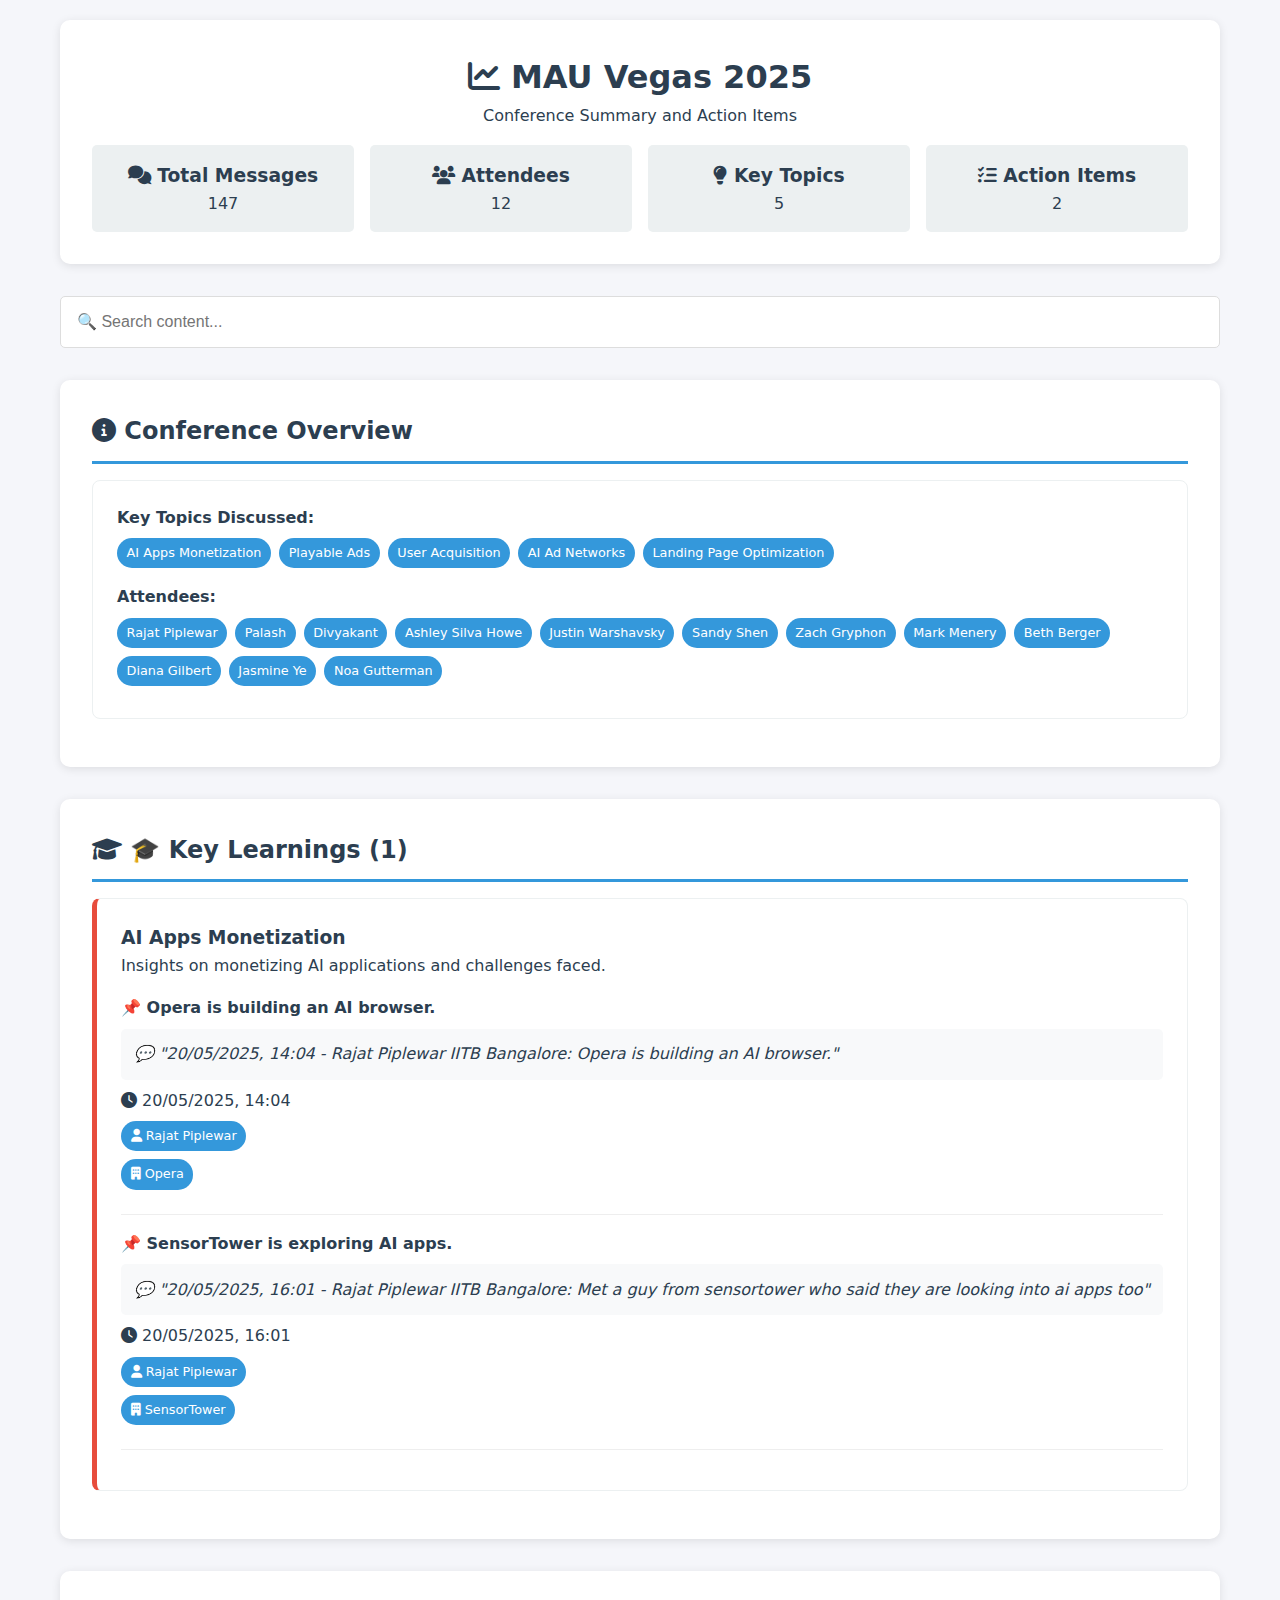
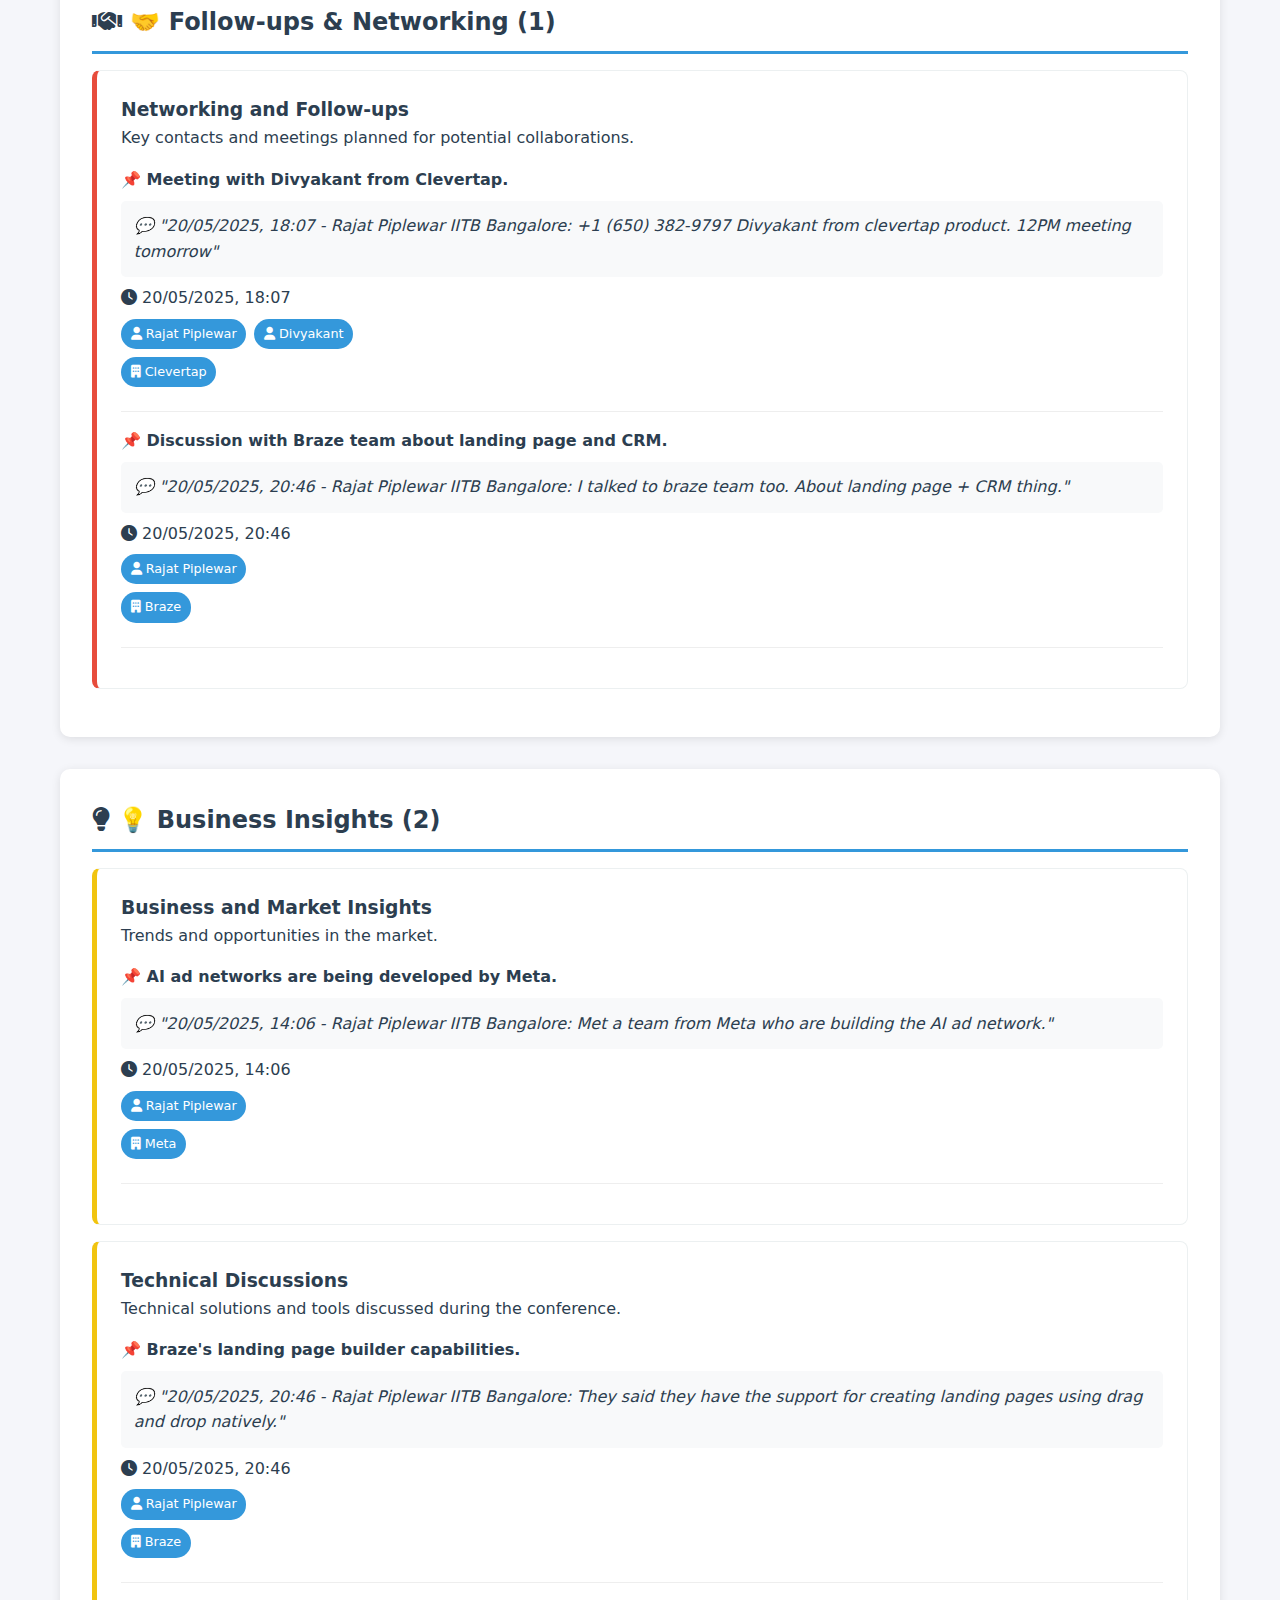
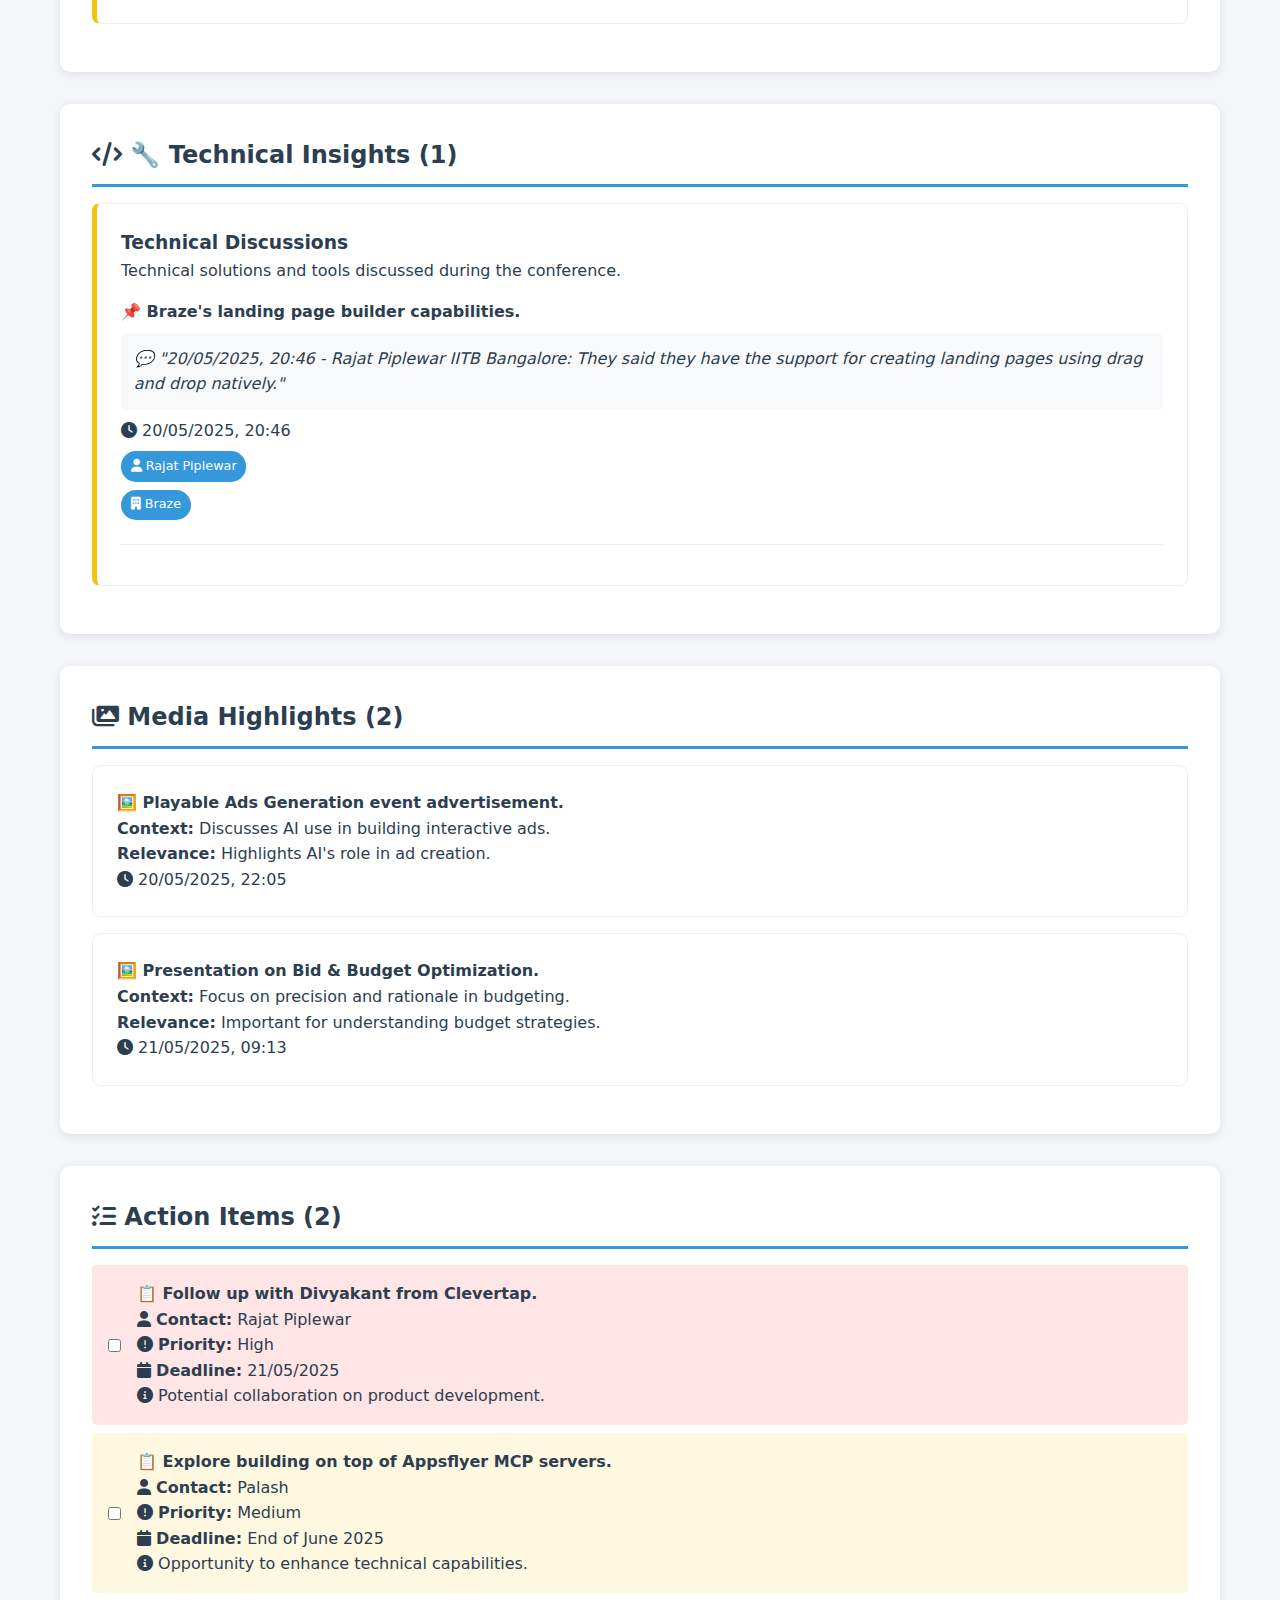
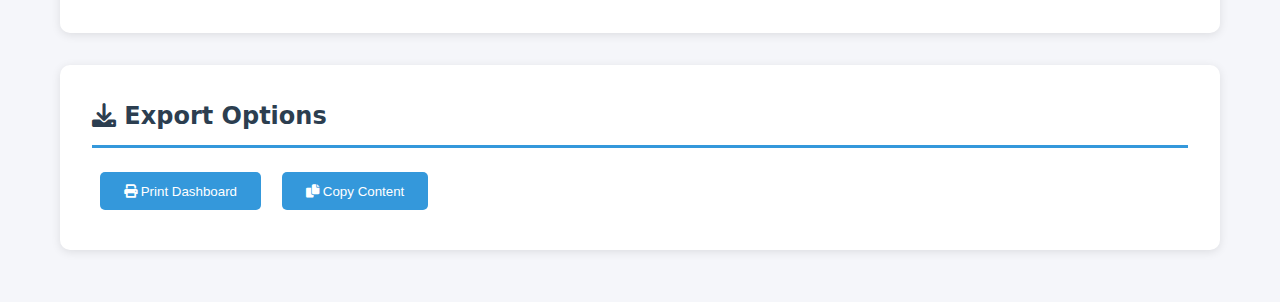
<file: output/dashboard/conference_dashboard.html>
<!DOCTYPE html>
<html lang="en">
<head>
    <meta charset="UTF-8">
    <meta name="viewport" content="width=device-width, initial-scale=1.0">
    <title>MAU Vegas 2025</title>
    <link href="https://cdnjs.cloudflare.com/ajax/libs/font-awesome/6.0.0/css/all.min.css" rel="stylesheet">
    <style>
        * { margin: 0; padding: 0; box-sizing: border-box; }
        body { font-family: 'Segoe UI', system-ui, sans-serif; line-height: 1.6; background: #f5f6fa; color: #2c3e50; }
        .container { max-width: 1200px; margin: 0 auto; padding: 20px; }
        .header { background: white; padding: 2rem; border-radius: 10px; box-shadow: 0 2px 10px rgba(0,0,0,0.1); margin-bottom: 2rem; text-align: center; }
        .stats { display: grid; grid-template-columns: repeat(auto-fit, minmax(200px, 1fr)); gap: 1rem; margin-top: 1rem; }
        .stat-card { background: #ecf0f1; padding: 1rem; border-radius: 5px; text-align: center; }
        .section { background: white; padding: 2rem; border-radius: 10px; box-shadow: 0 2px 10px rgba(0,0,0,0.1); margin-bottom: 2rem; }
        .section h2 { color: #2c3e50; border-bottom: 3px solid #3498db; padding-bottom: 10px; margin-bottom: 1rem; }
        .card { border: 1px solid #ecf0f1; border-radius: 8px; padding: 1.5rem; margin-bottom: 1rem; transition: all 0.3s ease; }
        .card:hover { transform: translateY(-2px); box-shadow: 0 4px 15px rgba(0,0,0,0.1); }
        .priority-1, .priority-2 { border-left: 5px solid #e74c3c; }
        .priority-3, .priority-4 { border-left: 5px solid #f1c40f; }
        .priority-5 { border-left: 5px solid #2ecc71; }
        .evidence { background: #f8f9fa; padding: 0.8rem; border-radius: 5px; margin: 0.5rem 0; font-style: italic; }
        .people, .companies { display: flex; flex-wrap: wrap; gap: 0.5rem; margin: 0.5rem 0; }
        .tag { background: #3498db; color: white; padding: 0.3rem 0.6rem; border-radius: 15px; font-size: 0.8rem; }
        .action-item { display: flex; align-items: center; padding: 1rem; background: #ecf0f1; border-radius: 5px; margin-bottom: 0.5rem; }
        .action-item input { margin-right: 1rem; }
        .priority-high { background: #ffe5e5; }
        .priority-medium { background: #fff8e1; }
        .priority-low { background: #e8f5e8; }
        .search-bar { margin-bottom: 2rem; }
        .search-bar input { width: 100%; padding: 1rem; border: 1px solid #ddd; border-radius: 5px; font-size: 1rem; }
        .btn { padding: 0.7rem 1.5rem; border: none; border-radius: 5px; cursor: pointer; background: #3498db; color: white; margin: 0.5rem; }
        .btn:hover { background: #2980b9; }
        @media (max-width: 768px) { .stats { grid-template-columns: 1fr; } }
    </style>
</head>
<body>
    <div class="container">
        <div class="header">
            <h1><i class="fas fa-chart-line"></i> MAU Vegas 2025</h1>
            <p>Conference Summary and Action Items</p>
            <div class="stats">
                <div class="stat-card">
                    <h3><i class="fas fa-comments"></i> Total Messages</h3>
                    <p>147</p>
                </div>
                <div class="stat-card">
                    <h3><i class="fas fa-users"></i> Attendees</h3>
                    <p>12</p>
                </div>
                <div class="stat-card">
                    <h3><i class="fas fa-lightbulb"></i> Key Topics</h3>
                    <p>5</p>
                </div>
                <div class="stat-card">
                    <h3><i class="fas fa-tasks"></i> Action Items</h3>
                    <p>2</p>
                </div>
            </div>
        </div>
        
        <div class="search-bar">
            <input type="text" placeholder="🔍 Search content..." id="searchInput" onkeyup="searchContent()">
        </div>
        
        <div class="section">
            <h2><i class="fas fa-info-circle"></i> Conference Overview</h2>
            <div class="card">
                <h4>Key Topics Discussed:</h4>
                <div class="people">
                    <span class="tag">AI Apps Monetization</span> <span class="tag">Playable Ads</span> <span class="tag">User Acquisition</span> <span class="tag">AI Ad Networks</span> <span class="tag">Landing Page Optimization</span>
                </div>
                <h4 style="margin-top: 1rem;">Attendees:</h4>
                <div class="people">
                    <span class="tag">Rajat Piplewar</span> <span class="tag">Palash</span> <span class="tag">Divyakant</span> <span class="tag">Ashley Silva Howe</span> <span class="tag">Justin Warshavsky</span> <span class="tag">Sandy Shen</span> <span class="tag">Zach Gryphon</span> <span class="tag">Mark Menery</span> <span class="tag">Beth Berger</span> <span class="tag">Diana Gilbert</span> <span class="tag">Jasmine Ye</span> <span class="tag">Noa Gutterman</span>
                </div>
            </div>
        </div>
        
        
                <div class="section">
                    <h2><i class="fas fa-graduation-cap"></i> 🎓 Key Learnings (1)</h2>
                
        <div class="card priority-1">
            <h3>AI Apps Monetization</h3>
            <p>Insights on monetizing AI applications and challenges faced.</p>
        <div style='margin-top: 1rem;'>
                <div style="margin-bottom: 1rem; padding-bottom: 1rem; border-bottom: 1px solid #eee;">
                    <h4>📌 Opera is building an AI browser.</h4>
                <div class="evidence">💬 "20/05/2025, 14:04 - Rajat Piplewar IITB Bangalore: Opera is building an AI browser."</div><p><i class="fas fa-clock"></i> 20/05/2025, 14:04</p><div class="people"><span class="tag"><i class="fas fa-user"></i> Rajat Piplewar</span></div><div class="companies"><span class="tag"><i class="fas fa-building"></i> Opera</span></div></div>
                <div style="margin-bottom: 1rem; padding-bottom: 1rem; border-bottom: 1px solid #eee;">
                    <h4>📌 SensorTower is exploring AI apps.</h4>
                <div class="evidence">💬 "20/05/2025, 16:01 - Rajat Piplewar IITB Bangalore: Met a guy from sensortower who said they are looking into ai apps too"</div><p><i class="fas fa-clock"></i> 20/05/2025, 16:01</p><div class="people"><span class="tag"><i class="fas fa-user"></i> Rajat Piplewar</span></div><div class="companies"><span class="tag"><i class="fas fa-building"></i> SensorTower</span></div></div></div></div></div>
                <div class="section">
                    <h2><i class="fas fa-handshake"></i> 🤝 Follow-ups & Networking (1)</h2>
                
        <div class="card priority-2">
            <h3>Networking and Follow-ups</h3>
            <p>Key contacts and meetings planned for potential collaborations.</p>
        <div style='margin-top: 1rem;'>
                <div style="margin-bottom: 1rem; padding-bottom: 1rem; border-bottom: 1px solid #eee;">
                    <h4>📌 Meeting with Divyakant from Clevertap.</h4>
                <div class="evidence">💬 "20/05/2025, 18:07 - Rajat Piplewar IITB Bangalore: +1 (650) 382-9797 Divyakant from clevertap product. 12PM meeting tomorrow"</div><p><i class="fas fa-clock"></i> 20/05/2025, 18:07</p><div class="people"><span class="tag"><i class="fas fa-user"></i> Rajat Piplewar</span><span class="tag"><i class="fas fa-user"></i> Divyakant</span></div><div class="companies"><span class="tag"><i class="fas fa-building"></i> Clevertap</span></div></div>
                <div style="margin-bottom: 1rem; padding-bottom: 1rem; border-bottom: 1px solid #eee;">
                    <h4>📌 Discussion with Braze team about landing page and CRM.</h4>
                <div class="evidence">💬 "20/05/2025, 20:46 - Rajat Piplewar IITB Bangalore: I talked to braze team too. About landing page + CRM thing."</div><p><i class="fas fa-clock"></i> 20/05/2025, 20:46</p><div class="people"><span class="tag"><i class="fas fa-user"></i> Rajat Piplewar</span></div><div class="companies"><span class="tag"><i class="fas fa-building"></i> Braze</span></div></div></div></div></div>
                <div class="section">
                    <h2><i class="fas fa-lightbulb"></i> 💡 Business Insights (2)</h2>
                
        <div class="card priority-3">
            <h3>Business and Market Insights</h3>
            <p>Trends and opportunities in the market.</p>
        <div style='margin-top: 1rem;'>
                <div style="margin-bottom: 1rem; padding-bottom: 1rem; border-bottom: 1px solid #eee;">
                    <h4>📌 AI ad networks are being developed by Meta.</h4>
                <div class="evidence">💬 "20/05/2025, 14:06 - Rajat Piplewar IITB Bangalore: Met a team from Meta who are building the AI ad network."</div><p><i class="fas fa-clock"></i> 20/05/2025, 14:06</p><div class="people"><span class="tag"><i class="fas fa-user"></i> Rajat Piplewar</span></div><div class="companies"><span class="tag"><i class="fas fa-building"></i> Meta</span></div></div></div></div>
        <div class="card priority-4">
            <h3>Technical Discussions</h3>
            <p>Technical solutions and tools discussed during the conference.</p>
        <div style='margin-top: 1rem;'>
                <div style="margin-bottom: 1rem; padding-bottom: 1rem; border-bottom: 1px solid #eee;">
                    <h4>📌 Braze's landing page builder capabilities.</h4>
                <div class="evidence">💬 "20/05/2025, 20:46 - Rajat Piplewar IITB Bangalore: They said they have the support for creating landing pages using drag and drop natively."</div><p><i class="fas fa-clock"></i> 20/05/2025, 20:46</p><div class="people"><span class="tag"><i class="fas fa-user"></i> Rajat Piplewar</span></div><div class="companies"><span class="tag"><i class="fas fa-building"></i> Braze</span></div></div></div></div></div>
                <div class="section">
                    <h2><i class="fas fa-code"></i> 🔧 Technical Insights (1)</h2>
                
        <div class="card priority-4">
            <h3>Technical Discussions</h3>
            <p>Technical solutions and tools discussed during the conference.</p>
        <div style='margin-top: 1rem;'>
                <div style="margin-bottom: 1rem; padding-bottom: 1rem; border-bottom: 1px solid #eee;">
                    <h4>📌 Braze's landing page builder capabilities.</h4>
                <div class="evidence">💬 "20/05/2025, 20:46 - Rajat Piplewar IITB Bangalore: They said they have the support for creating landing pages using drag and drop natively."</div><p><i class="fas fa-clock"></i> 20/05/2025, 20:46</p><div class="people"><span class="tag"><i class="fas fa-user"></i> Rajat Piplewar</span></div><div class="companies"><span class="tag"><i class="fas fa-building"></i> Braze</span></div></div></div></div></div>
        
        
        <div class="section">
            <h2><i class="fas fa-images"></i> Media Highlights (2)</h2>
        
            <div class="card">
                <h4>🖼️ Playable Ads Generation event advertisement.</h4>
                <p><strong>Context:</strong> Discusses AI use in building interactive ads.</p>
                <p><strong>Relevance:</strong> Highlights AI's role in ad creation.</p>
                <p><i class="fas fa-clock"></i> 20/05/2025, 22:05</p>
            </div>
            
            <div class="card">
                <h4>🖼️ Presentation on Bid & Budget Optimization.</h4>
                <p><strong>Context:</strong> Focus on precision and rationale in budgeting.</p>
                <p><strong>Relevance:</strong> Important for understanding budget strategies.</p>
                <p><i class="fas fa-clock"></i> 21/05/2025, 09:13</p>
            </div>
            </div>
        
        <div class="section">
            <h2><i class="fas fa-tasks"></i> Action Items (2)</h2>
            
            <div class="action-item priority-high">
                <input type="checkbox" onchange="updateActionItem(this)">
                <div>
                    <h4>📋 Follow up with Divyakant from Clevertap.</h4>
                    <p><i class="fas fa-user"></i> <strong>Contact:</strong> Rajat Piplewar</p>
                    <p><i class="fas fa-exclamation-circle"></i> <strong>Priority:</strong> High</p>
                    <p><i class="fas fa-calendar"></i> <strong>Deadline:</strong> 21/05/2025</p>
                    <p><i class="fas fa-info-circle"></i> Potential collaboration on product development.</p>
                </div>
            </div>
            
            <div class="action-item priority-medium">
                <input type="checkbox" onchange="updateActionItem(this)">
                <div>
                    <h4>📋 Explore building on top of Appsflyer MCP servers.</h4>
                    <p><i class="fas fa-user"></i> <strong>Contact:</strong> Palash</p>
                    <p><i class="fas fa-exclamation-circle"></i> <strong>Priority:</strong> Medium</p>
                    <p><i class="fas fa-calendar"></i> <strong>Deadline:</strong> End of June 2025</p>
                    <p><i class="fas fa-info-circle"></i> Opportunity to enhance technical capabilities.</p>
                </div>
            </div>
            
        </div>
        
        <div class="section">
            <h2><i class="fas fa-download"></i> Export Options</h2>
            <button class="btn" onclick="window.print()"><i class="fas fa-print"></i> Print Dashboard</button>
            <button class="btn" onclick="copyToClipboard()"><i class="fas fa-copy"></i> Copy Content</button>
        </div>
    </div>
    
    <script>
        function searchContent() {
            const input = document.getElementById('searchInput');
            const filter = input.value.toLowerCase();
            const sections = document.querySelectorAll('.section');
            
            sections.forEach(section => {
                const text = section.textContent.toLowerCase();
                section.style.display = text.includes(filter) ? 'block' : 'none';
            });
        }
        
        function copyToClipboard() {
            const content = document.body.innerText;
            navigator.clipboard.writeText(content).then(() => {
                alert('Content copied to clipboard!');
            });
        }
        
        function updateActionItem(checkbox) {
            const item = checkbox.parentElement;
            if (checkbox.checked) {
                item.style.opacity = '0.6';
                item.style.textDecoration = 'line-through';
            } else {
                item.style.opacity = '1';
                item.style.textDecoration = 'none';
            }
        }
    </script>
</body>
</html>
</file>
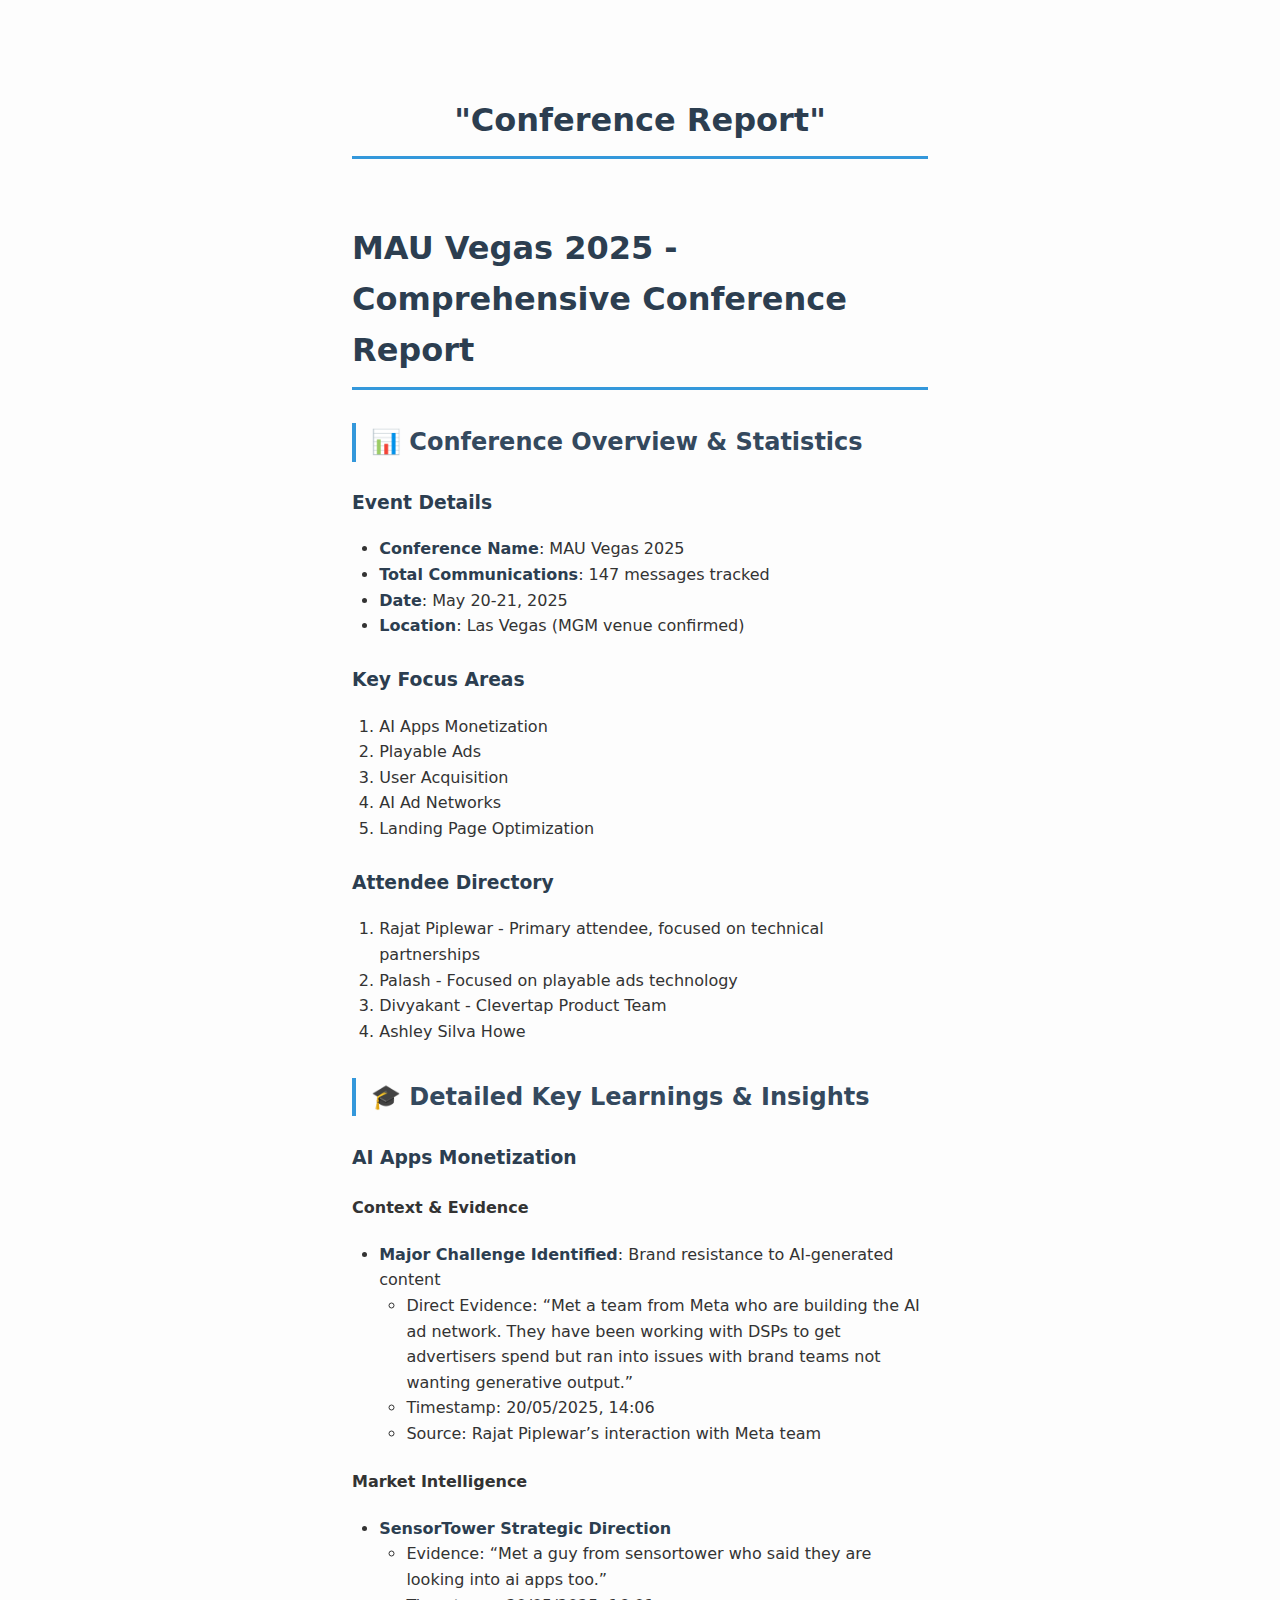
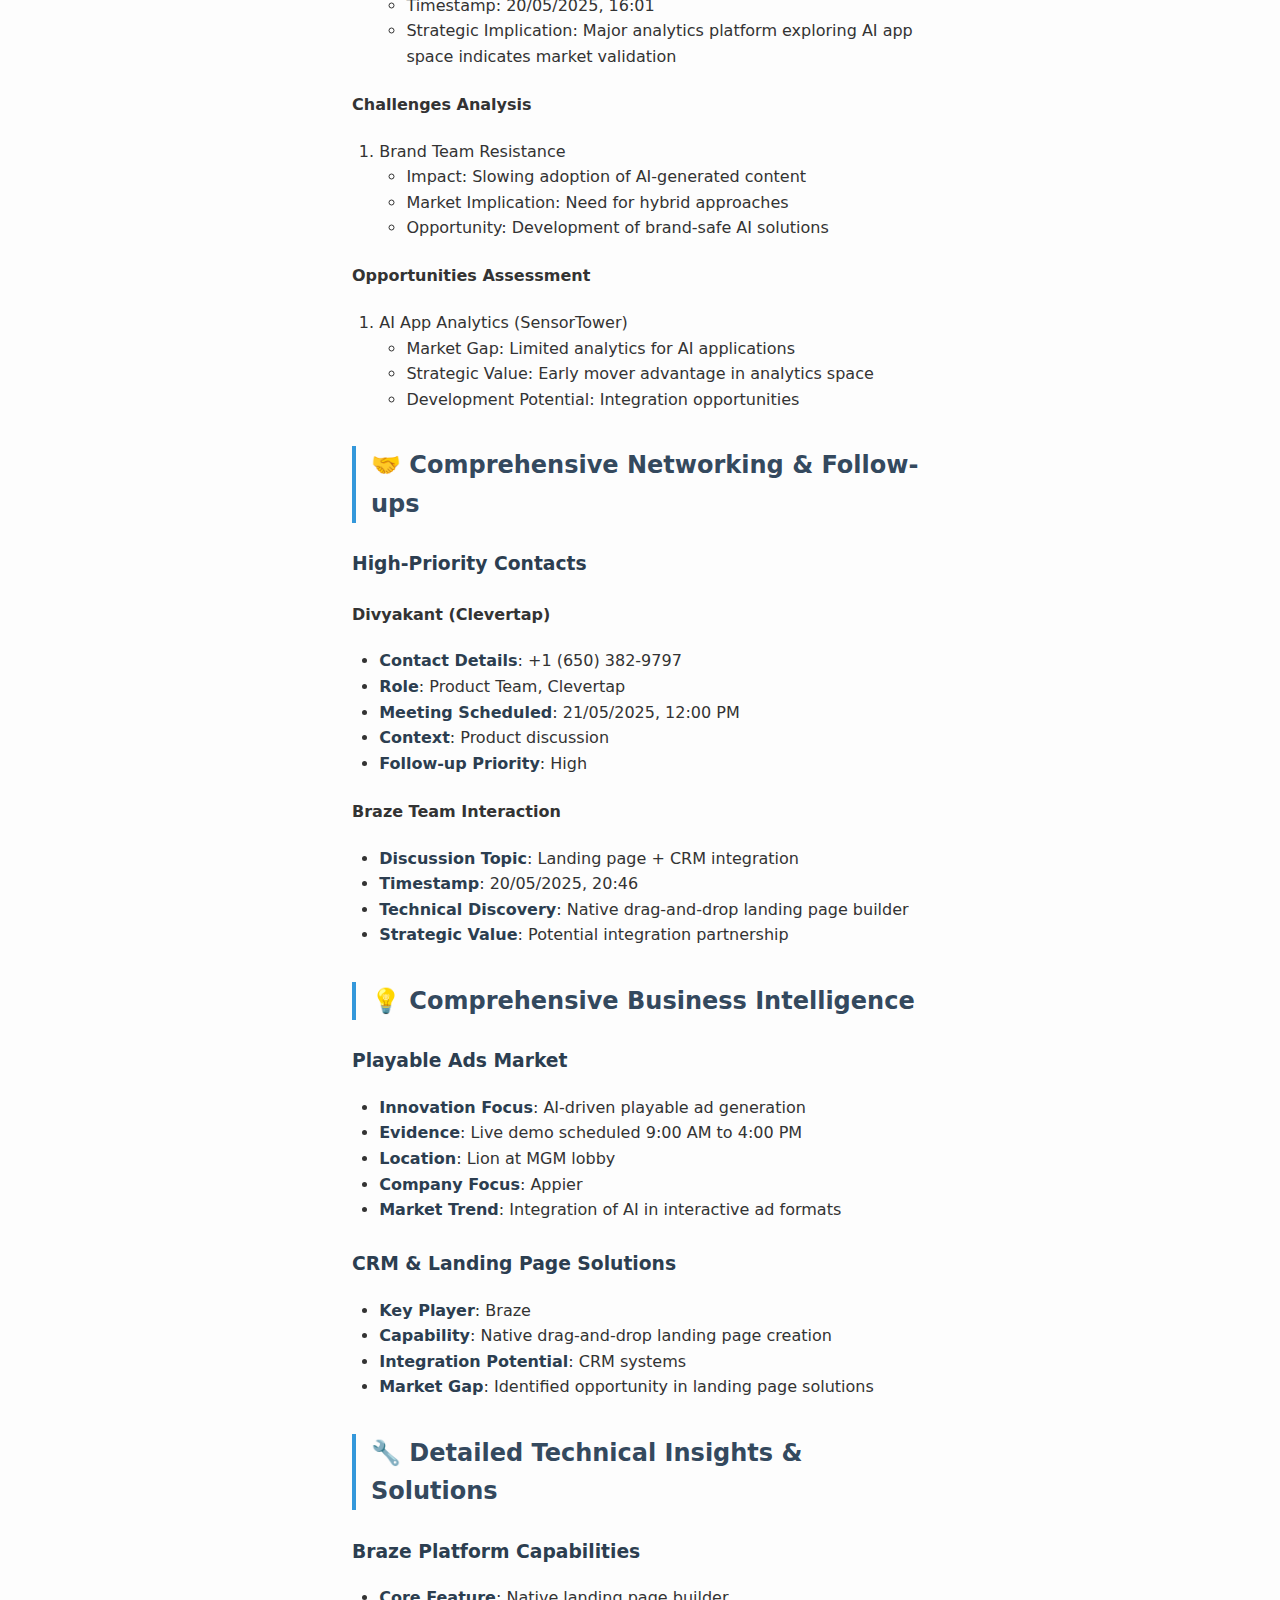
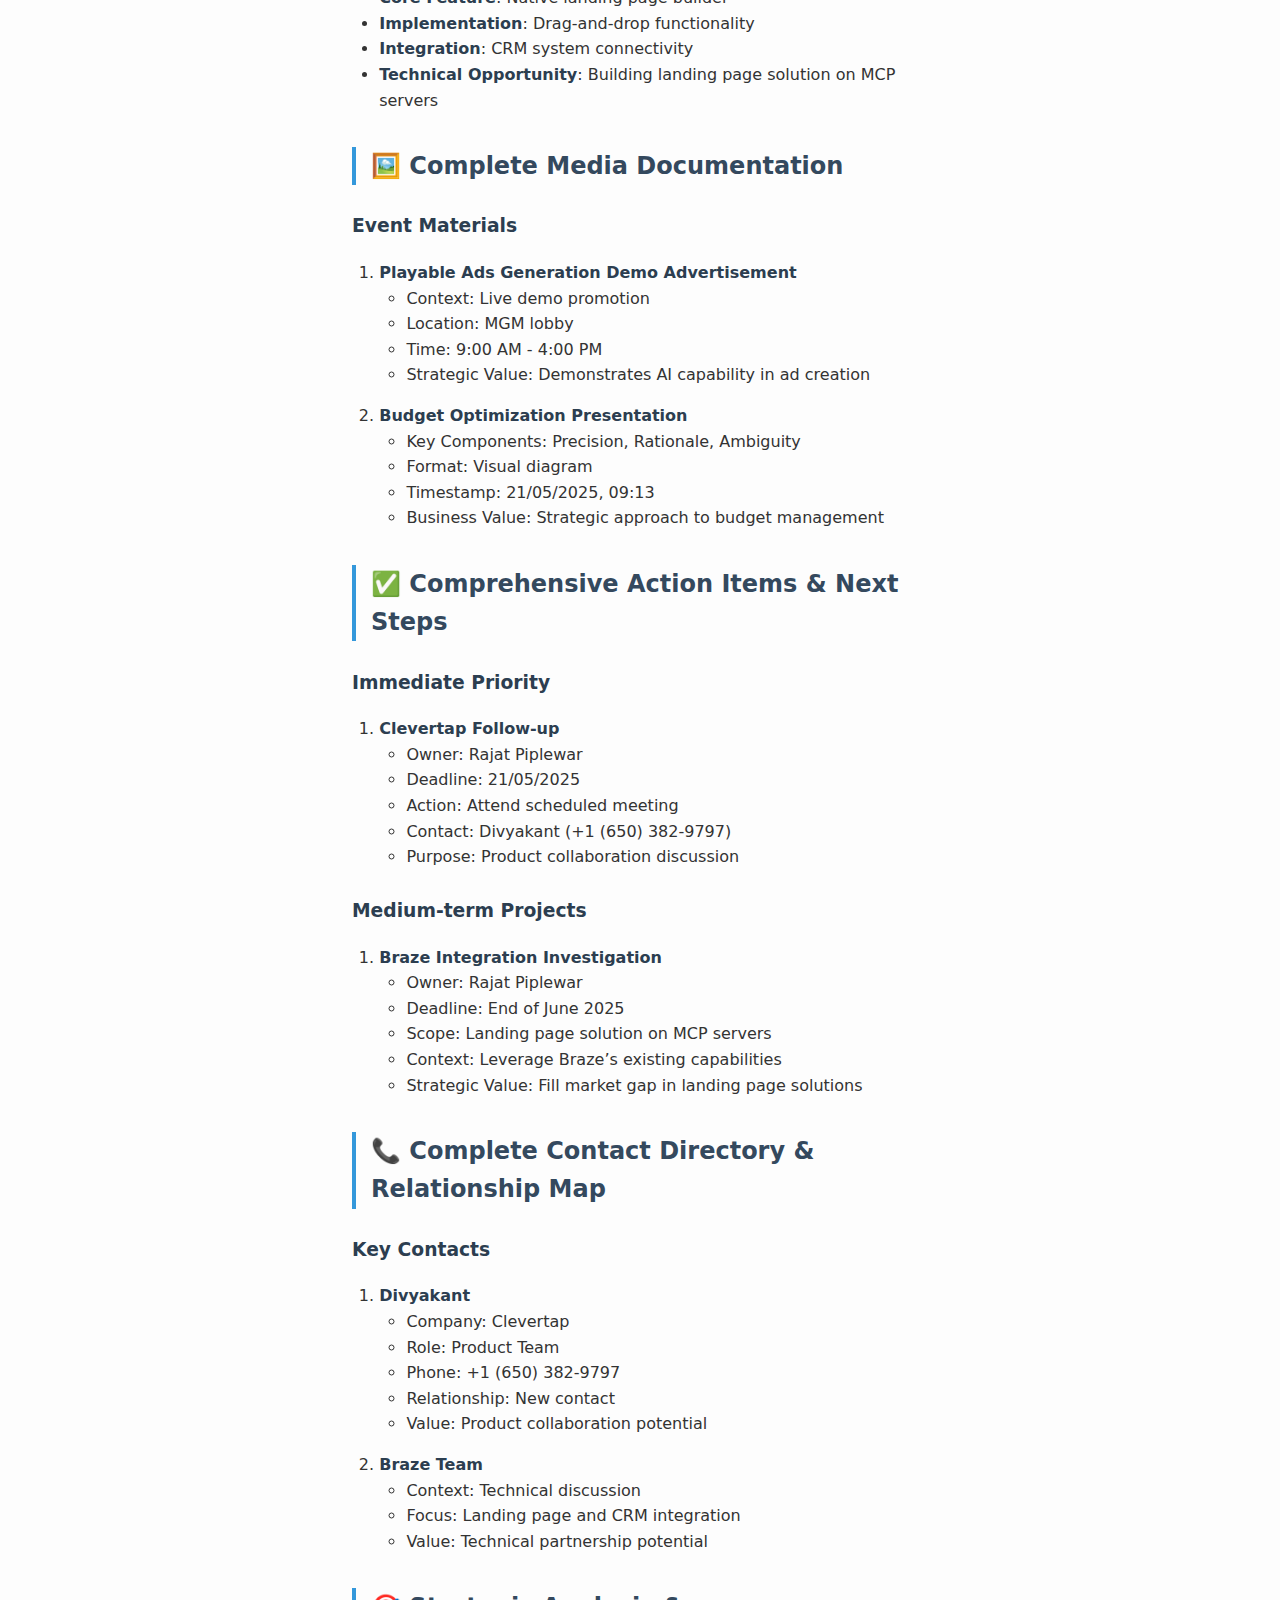
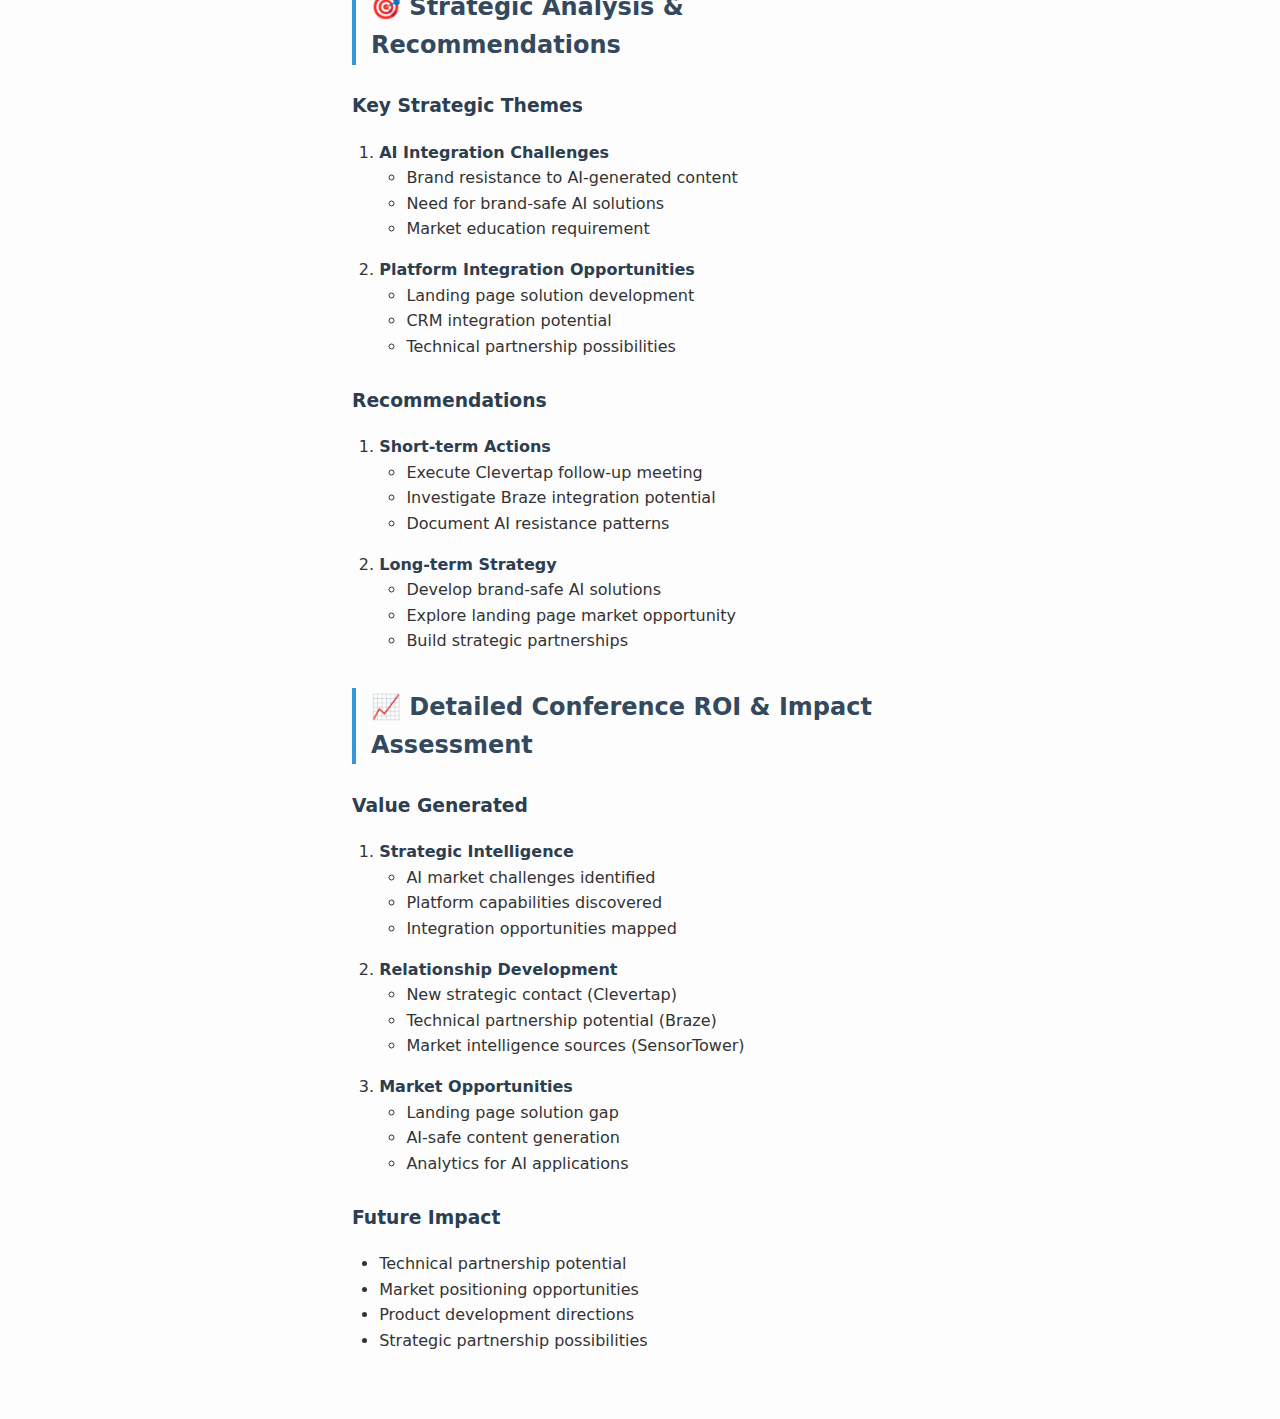
<file: output/dashboard/conference_summary.html>
<!DOCTYPE html>
                    <html>
                    <head>
                        <meta charset="UTF-8">
                        <style>
                            body {
                                font-family: -apple-system, BlinkMacSystemFont, 'Segoe UI', system-ui, sans-serif;
                                line-height: 1.6;
                                color: #333;
                                max-width: 800px;
                                margin: 0 auto;
                                padding: 40px 20px;
                            }
                            h1 {
                                color: #2c3e50;
                                border-bottom: 3px solid #3498db;
                                padding-bottom: 10px;
                                margin-bottom: 30px;
                            }
                            h2 {
                                color: #34495e;
                                margin-top: 30px;
                                border-left: 4px solid #3498db;
                                padding-left: 15px;
                            }
                            h3 { color: #2c3e50; margin-top: 20px; }
                            p { margin-bottom: 15px; }
                            ul { margin-bottom: 15px; }
                            blockquote {
                                border-left: 4px solid #bdc3c7;
                                padding-left: 20px;
                                margin: 20px 0;
                                font-style: italic;
                                background-color: #f8f9fa;
                                padding: 15px 20px;
                            }
                            strong { color: #2c3e50; }
                        </style>
                    </head>
                    <body>
                        <!DOCTYPE html>
<html xmlns="http://www.w3.org/1999/xhtml" lang="" xml:lang="">
<head>
  <meta charset="utf-8" />
  <meta name="generator" content="pandoc" />
  <meta name="viewport" content="width=device-width, initial-scale=1.0, user-scalable=yes" />
  <title>&quot;Conference Report&quot;</title>
  <style>
    html {
      color: #1a1a1a;
      background-color: #fdfdfd;
    }
    body {
      margin: 0 auto;
      max-width: 36em;
      padding-left: 50px;
      padding-right: 50px;
      padding-top: 50px;
      padding-bottom: 50px;
      hyphens: auto;
      overflow-wrap: break-word;
      text-rendering: optimizeLegibility;
      font-kerning: normal;
    }
    @media (max-width: 600px) {
      body {
        font-size: 0.9em;
        padding: 12px;
      }
      h1 {
        font-size: 1.8em;
      }
    }
    @media print {
      html {
        background-color: white;
      }
      body {
        background-color: transparent;
        color: black;
        font-size: 12pt;
      }
      p, h2, h3 {
        orphans: 3;
        widows: 3;
      }
      h2, h3, h4 {
        page-break-after: avoid;
      }
    }
    p {
      margin: 1em 0;
    }
    a {
      color: #1a1a1a;
    }
    a:visited {
      color: #1a1a1a;
    }
    img {
      max-width: 100%;
    }
    svg {
      height: auto;
      max-width: 100%;
    }
    h1, h2, h3, h4, h5, h6 {
      margin-top: 1.4em;
    }
    h5, h6 {
      font-size: 1em;
      font-style: italic;
    }
    h6 {
      font-weight: normal;
    }
    ol, ul {
      padding-left: 1.7em;
      margin-top: 1em;
    }
    li > ol, li > ul {
      margin-top: 0;
    }
    blockquote {
      margin: 1em 0 1em 1.7em;
      padding-left: 1em;
      border-left: 2px solid #e6e6e6;
      color: #606060;
    }
    code {
      font-family: Menlo, Monaco, Consolas, 'Lucida Console', monospace;
      font-size: 85%;
      margin: 0;
      hyphens: manual;
    }
    pre {
      margin: 1em 0;
      overflow: auto;
    }
    pre code {
      padding: 0;
      overflow: visible;
      overflow-wrap: normal;
    }
    .sourceCode {
     background-color: transparent;
     overflow: visible;
    }
    hr {
      border: none;
      border-top: 1px solid #1a1a1a;
      height: 1px;
      margin: 1em 0;
    }
    table {
      margin: 1em 0;
      border-collapse: collapse;
      width: 100%;
      overflow-x: auto;
      display: block;
      font-variant-numeric: lining-nums tabular-nums;
    }
    table caption {
      margin-bottom: 0.75em;
    }
    tbody {
      margin-top: 0.5em;
      border-top: 1px solid #1a1a1a;
      border-bottom: 1px solid #1a1a1a;
    }
    th {
      border-top: 1px solid #1a1a1a;
      padding: 0.25em 0.5em 0.25em 0.5em;
    }
    td {
      padding: 0.125em 0.5em 0.25em 0.5em;
    }
    header {
      margin-bottom: 4em;
      text-align: center;
    }
    #TOC li {
      list-style: none;
    }
    #TOC ul {
      padding-left: 1.3em;
    }
    #TOC > ul {
      padding-left: 0;
    }
    #TOC a:not(:hover) {
      text-decoration: none;
    }
    code{white-space: pre-wrap;}
    span.smallcaps{font-variant: small-caps;}
    div.columns{display: flex; gap: min(4vw, 1.5em);}
    div.column{flex: auto; overflow-x: auto;}
    div.hanging-indent{margin-left: 1.5em; text-indent: -1.5em;}
    /* The extra [class] is a hack that increases specificity enough to
       override a similar rule in reveal.js */
    ul.task-list[class]{list-style: none;}
    ul.task-list li input[type="checkbox"] {
      font-size: inherit;
      width: 0.8em;
      margin: 0 0.8em 0.2em -1.6em;
      vertical-align: middle;
    }
    .display.math{display: block; text-align: center; margin: 0.5rem auto;}
  </style>
</head>
<body>
<header id="title-block-header">
<h1 class="title">"Conference Report"</h1>
</header>
<h1 id="mau-vegas-2025---comprehensive-conference-report">MAU Vegas 2025
- Comprehensive Conference Report</h1>
<h2 id="conference-overview-statistics">📊 Conference Overview &amp;
Statistics</h2>
<h3 id="event-details">Event Details</h3>
<ul>
<li><strong>Conference Name</strong>: MAU Vegas 2025</li>
<li><strong>Total Communications</strong>: 147 messages tracked</li>
<li><strong>Date</strong>: May 20-21, 2025</li>
<li><strong>Location</strong>: Las Vegas (MGM venue confirmed)</li>
</ul>
<h3 id="key-focus-areas">Key Focus Areas</h3>
<ol type="1">
<li>AI Apps Monetization</li>
<li>Playable Ads</li>
<li>User Acquisition</li>
<li>AI Ad Networks</li>
<li>Landing Page Optimization</li>
</ol>
<h3 id="attendee-directory">Attendee Directory</h3>
<ol type="1">
<li>Rajat Piplewar - Primary attendee, focused on technical
partnerships</li>
<li>Palash - Focused on playable ads technology</li>
<li>Divyakant - Clevertap Product Team</li>
<li>Ashley Silva Howe</li>
</ol>
<h2 id="detailed-key-learnings-insights">🎓 Detailed Key Learnings &amp;
Insights</h2>
<h3 id="ai-apps-monetization">AI Apps Monetization</h3>
<h4 id="context-evidence">Context &amp; Evidence</h4>
<ul>
<li><strong>Major Challenge Identified</strong>: Brand resistance to
AI-generated content
<ul>
<li>Direct Evidence: “Met a team from Meta who are building the AI ad
network. They have been working with DSPs to get advertisers spend but
ran into issues with brand teams not wanting generative output.”</li>
<li>Timestamp: 20/05/2025, 14:06</li>
<li>Source: Rajat Piplewar’s interaction with Meta team</li>
</ul></li>
</ul>
<h4 id="market-intelligence">Market Intelligence</h4>
<ul>
<li><strong>SensorTower Strategic Direction</strong>
<ul>
<li>Evidence: “Met a guy from sensortower who said they are looking into
ai apps too.”</li>
<li>Timestamp: 20/05/2025, 16:01</li>
<li>Strategic Implication: Major analytics platform exploring AI app
space indicates market validation</li>
</ul></li>
</ul>
<h4 id="challenges-analysis">Challenges Analysis</h4>
<ol type="1">
<li>Brand Team Resistance
<ul>
<li>Impact: Slowing adoption of AI-generated content</li>
<li>Market Implication: Need for hybrid approaches</li>
<li>Opportunity: Development of brand-safe AI solutions</li>
</ul></li>
</ol>
<h4 id="opportunities-assessment">Opportunities Assessment</h4>
<ol type="1">
<li>AI App Analytics (SensorTower)
<ul>
<li>Market Gap: Limited analytics for AI applications</li>
<li>Strategic Value: Early mover advantage in analytics space</li>
<li>Development Potential: Integration opportunities</li>
</ul></li>
</ol>
<h2 id="comprehensive-networking-follow-ups">🤝 Comprehensive Networking
&amp; Follow-ups</h2>
<h3 id="high-priority-contacts">High-Priority Contacts</h3>
<h4 id="divyakant-clevertap">Divyakant (Clevertap)</h4>
<ul>
<li><strong>Contact Details</strong>: +1 (650) 382-9797</li>
<li><strong>Role</strong>: Product Team, Clevertap</li>
<li><strong>Meeting Scheduled</strong>: 21/05/2025, 12:00 PM</li>
<li><strong>Context</strong>: Product discussion</li>
<li><strong>Follow-up Priority</strong>: High</li>
</ul>
<h4 id="braze-team-interaction">Braze Team Interaction</h4>
<ul>
<li><strong>Discussion Topic</strong>: Landing page + CRM
integration</li>
<li><strong>Timestamp</strong>: 20/05/2025, 20:46</li>
<li><strong>Technical Discovery</strong>: Native drag-and-drop landing
page builder</li>
<li><strong>Strategic Value</strong>: Potential integration
partnership</li>
</ul>
<h2 id="comprehensive-business-intelligence">💡 Comprehensive Business
Intelligence</h2>
<h3 id="playable-ads-market">Playable Ads Market</h3>
<ul>
<li><strong>Innovation Focus</strong>: AI-driven playable ad
generation</li>
<li><strong>Evidence</strong>: Live demo scheduled 9:00 AM to 4:00
PM</li>
<li><strong>Location</strong>: Lion at MGM lobby</li>
<li><strong>Company Focus</strong>: Appier</li>
<li><strong>Market Trend</strong>: Integration of AI in interactive ad
formats</li>
</ul>
<h3 id="crm-landing-page-solutions">CRM &amp; Landing Page
Solutions</h3>
<ul>
<li><strong>Key Player</strong>: Braze</li>
<li><strong>Capability</strong>: Native drag-and-drop landing page
creation</li>
<li><strong>Integration Potential</strong>: CRM systems</li>
<li><strong>Market Gap</strong>: Identified opportunity in landing page
solutions</li>
</ul>
<h2 id="detailed-technical-insights-solutions">🔧 Detailed Technical
Insights &amp; Solutions</h2>
<h3 id="braze-platform-capabilities">Braze Platform Capabilities</h3>
<ul>
<li><strong>Core Feature</strong>: Native landing page builder</li>
<li><strong>Implementation</strong>: Drag-and-drop functionality</li>
<li><strong>Integration</strong>: CRM system connectivity</li>
<li><strong>Technical Opportunity</strong>: Building landing page
solution on MCP servers</li>
</ul>
<h2 id="complete-media-documentation">🖼️ Complete Media
Documentation</h2>
<h3 id="event-materials">Event Materials</h3>
<ol type="1">
<li><strong>Playable Ads Generation Demo Advertisement</strong>
<ul>
<li>Context: Live demo promotion</li>
<li>Location: MGM lobby</li>
<li>Time: 9:00 AM - 4:00 PM</li>
<li>Strategic Value: Demonstrates AI capability in ad creation</li>
</ul></li>
<li><strong>Budget Optimization Presentation</strong>
<ul>
<li>Key Components: Precision, Rationale, Ambiguity</li>
<li>Format: Visual diagram</li>
<li>Timestamp: 21/05/2025, 09:13</li>
<li>Business Value: Strategic approach to budget management</li>
</ul></li>
</ol>
<h2 id="comprehensive-action-items-next-steps">✅ Comprehensive Action
Items &amp; Next Steps</h2>
<h3 id="immediate-priority">Immediate Priority</h3>
<ol type="1">
<li><strong>Clevertap Follow-up</strong>
<ul>
<li>Owner: Rajat Piplewar</li>
<li>Deadline: 21/05/2025</li>
<li>Action: Attend scheduled meeting</li>
<li>Contact: Divyakant (+1 (650) 382-9797)</li>
<li>Purpose: Product collaboration discussion</li>
</ul></li>
</ol>
<h3 id="medium-term-projects">Medium-term Projects</h3>
<ol type="1">
<li><strong>Braze Integration Investigation</strong>
<ul>
<li>Owner: Rajat Piplewar</li>
<li>Deadline: End of June 2025</li>
<li>Scope: Landing page solution on MCP servers</li>
<li>Context: Leverage Braze’s existing capabilities</li>
<li>Strategic Value: Fill market gap in landing page solutions</li>
</ul></li>
</ol>
<h2 id="complete-contact-directory-relationship-map">📞 Complete Contact
Directory &amp; Relationship Map</h2>
<h3 id="key-contacts">Key Contacts</h3>
<ol type="1">
<li><strong>Divyakant</strong>
<ul>
<li>Company: Clevertap</li>
<li>Role: Product Team</li>
<li>Phone: +1 (650) 382-9797</li>
<li>Relationship: New contact</li>
<li>Value: Product collaboration potential</li>
</ul></li>
<li><strong>Braze Team</strong>
<ul>
<li>Context: Technical discussion</li>
<li>Focus: Landing page and CRM integration</li>
<li>Value: Technical partnership potential</li>
</ul></li>
</ol>
<h2 id="strategic-analysis-recommendations">🎯 Strategic Analysis &amp;
Recommendations</h2>
<h3 id="key-strategic-themes">Key Strategic Themes</h3>
<ol type="1">
<li><strong>AI Integration Challenges</strong>
<ul>
<li>Brand resistance to AI-generated content</li>
<li>Need for brand-safe AI solutions</li>
<li>Market education requirement</li>
</ul></li>
<li><strong>Platform Integration Opportunities</strong>
<ul>
<li>Landing page solution development</li>
<li>CRM integration potential</li>
<li>Technical partnership possibilities</li>
</ul></li>
</ol>
<h3 id="recommendations">Recommendations</h3>
<ol type="1">
<li><strong>Short-term Actions</strong>
<ul>
<li>Execute Clevertap follow-up meeting</li>
<li>Investigate Braze integration potential</li>
<li>Document AI resistance patterns</li>
</ul></li>
<li><strong>Long-term Strategy</strong>
<ul>
<li>Develop brand-safe AI solutions</li>
<li>Explore landing page market opportunity</li>
<li>Build strategic partnerships</li>
</ul></li>
</ol>
<h2 id="detailed-conference-roi-impact-assessment">📈 Detailed
Conference ROI &amp; Impact Assessment</h2>
<h3 id="value-generated">Value Generated</h3>
<ol type="1">
<li><strong>Strategic Intelligence</strong>
<ul>
<li>AI market challenges identified</li>
<li>Platform capabilities discovered</li>
<li>Integration opportunities mapped</li>
</ul></li>
<li><strong>Relationship Development</strong>
<ul>
<li>New strategic contact (Clevertap)</li>
<li>Technical partnership potential (Braze)</li>
<li>Market intelligence sources (SensorTower)</li>
</ul></li>
<li><strong>Market Opportunities</strong>
<ul>
<li>Landing page solution gap</li>
<li>AI-safe content generation</li>
<li>Analytics for AI applications</li>
</ul></li>
</ol>
<h3 id="future-impact">Future Impact</h3>
<ul>
<li>Technical partnership potential</li>
<li>Market positioning opportunities</li>
<li>Product development directions</li>
<li>Strategic partnership possibilities</li>
</ul>
</body>
</html>

                    </body>
                    </html>
</file>
